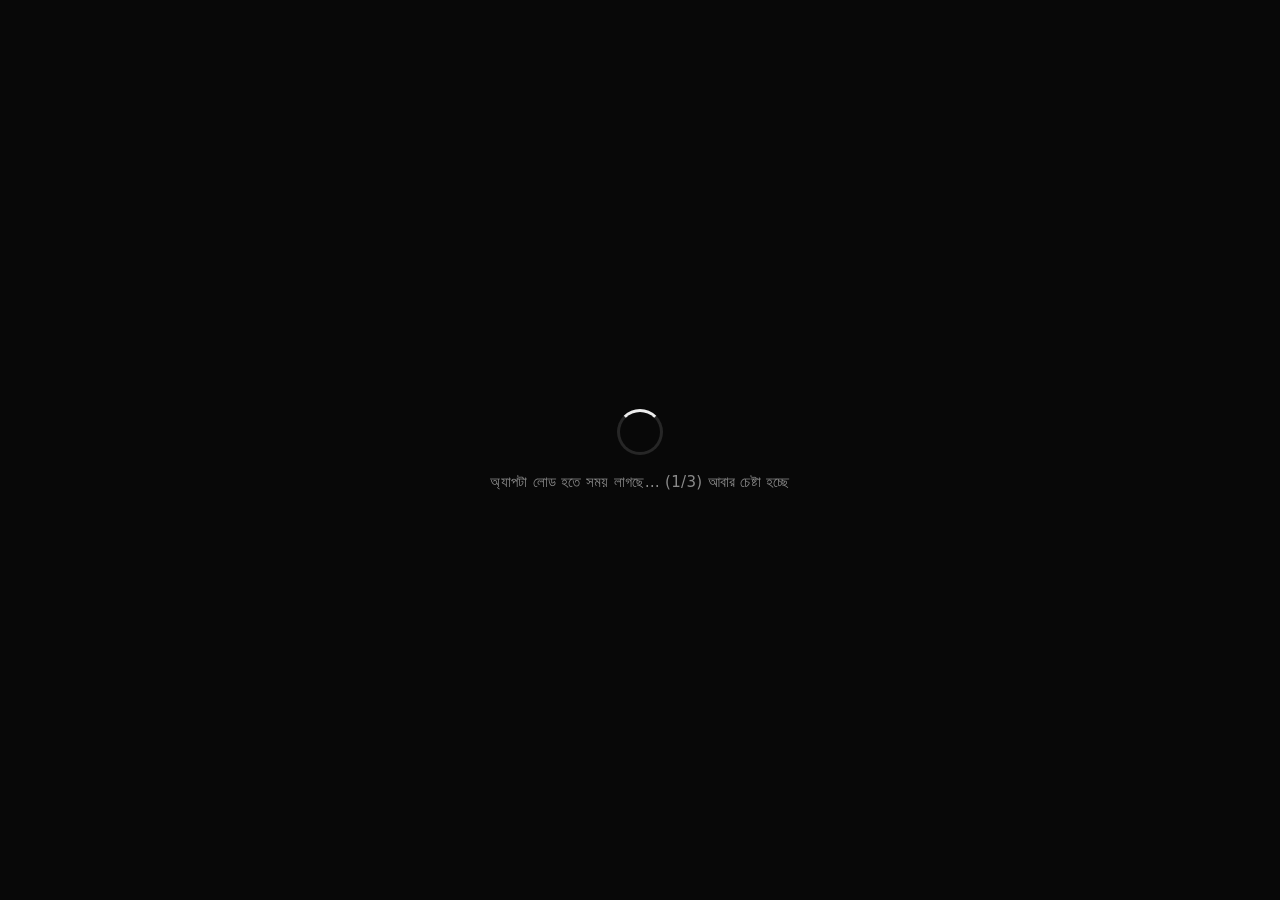
<file: index.html>
<!doctype html>
<html lang="bn">
  <head>
    <meta charset="utf-8" />
    <meta
      name="viewport"
      content="width=device-width, initial-scale=1, viewport-fit=cover, interactive-widget=resizes-content"
    />
    <meta name="color-scheme" content="light dark" />
    <meta name="theme-color" content="#080808" />
    <title>ZYRAXON</title>

    <link rel="icon" type="image/svg+xml" href="assets/favicon.svg" />
    <link rel="icon" type="image/png" sizes="192x192" href="assets/favicon-96x96.png" />
    <link rel="apple-touch-icon" href="assets/favicon-96x96.png" />
    <link rel="manifest" href="site.webmanifest" />

    <style>
      :root {
        color-scheme: light dark;
        --bg: #080808;
        --fg: #ededed;
        --muted: #8a8a8a;
        --line: rgba(255, 255, 255, 0.12);
      }
      * {
        box-sizing: border-box;
      }
      html,
      body {
        margin: 0;
        padding: 0;
        height: 100%;
        background: var(--bg);
        color: var(--fg);
        font-family: "Segoe UI", system-ui, -apple-system, Roboto, Helvetica, Arial, sans-serif;
        overflow: hidden;
        overscroll-behavior: none;
      }
      /* মূল অ্যাপ — পুরো স্ক্রিন, কোনো স্ক্রলবার নেই */
      #app-frame {
        position: fixed;
        inset: 0;
        width: 100vw;
        height: 100vh;
        height: 100dvh;
        border: 0;
        display: block;
        background: #fff;
        visibility: hidden;
        opacity: 0;
        transition: opacity 0.35s ease;
        z-index: 1;
      }
      #app-frame.ready {
        visibility: visible;
        opacity: 1;
      }

      /* স্প্ল্যাশ / এরর ওভারলে */
      #overlay {
        position: fixed;
        inset: 0;
        z-index: 2;
        display: flex;
        flex-direction: column;
        align-items: center;
        justify-content: center;
        gap: 18px;
        text-align: center;
        padding: 24px;
        background: var(--bg);
        transition: opacity 0.3s ease;
      }
      #overlay.hidden {
        opacity: 0;
        pointer-events: none;
      }
      .ring {
        width: 46px;
        height: 46px;
        border-radius: 50%;
        border: 3px solid var(--line);
        border-top-color: var(--fg);
        animation: spin 0.9s linear infinite;
      }
      @keyframes spin {
        to {
          transform: rotate(360deg);
        }
      }
      #msg {
        font-size: 15px;
        letter-spacing: 0.02em;
        color: var(--muted);
        margin: 0;
      }
      #actions {
        display: none;
        gap: 10px;
        flex-wrap: wrap;
        justify-content: center;
      }
      #actions.show {
        display: flex;
      }
      button,
      a.btn {
        appearance: none;
        cursor: pointer;
        font: inherit;
        font-size: 14px;
        padding: 10px 18px;
        border-radius: 999px;
        border: 1px solid var(--line);
        background: transparent;
        color: var(--fg);
        text-decoration: none;
      }
      button:hover,
      a.btn:hover {
        border-color: var(--fg);
      }
      button.primary,
      a.btn.primary {
        background: var(--fg);
        color: #0b0b0b;
        border-color: var(--fg);
      }
      @media (prefers-reduced-motion: reduce) {
        .ring {
          animation-duration: 3s;
        }
        #app-frame,
        #overlay {
          transition: none;
        }
      }
    </style>
  </head>
  <body>
    <iframe
      id="app-frame"
      title="ZYRAXON"
      src="about:blank"
      allow="clipboard-read; clipboard-write; microphone; camera; geolocation; fullscreen; display-capture; payment"
      referrerpolicy="strict-origin-when-cross-origin"
      allowfullscreen
    ></iframe>

    <div id="overlay">
      <div class="ring" id="ring"></div>
      <p id="msg">লোড হচ্ছে…</p>
      <div id="actions">
        <button id="retry" class="primary" type="button">আবার চেষ্টা করুন</button>
        <a class="btn" id="openTab" target="_blank" rel="noopener">নতুন ট্যাবে খুলুন</a>
      </div>
    </div>

    <script src="config.js"></script>
    <script>
      (function () {
        var CFG = window.PORTAL_CONFIG || {};
        var APP = CFG.appUrl || "https://work-1-kkvugplujprcnldc.prod-runtime.all-hands.dev/";
        var TIMEOUT = CFG.loadTimeoutMs || 45000;
        var RETRY_GAP = CFG.retryDelayMs || 4000;
        var MAX_RETRIES = CFG.maxRetries || 3;
        var PROBE_TIMEOUT = CFG.probeTimeoutMs || 12000;
        var CACHE_BUST = CFG.cacheBust !== false;

        var frame = document.getElementById("app-frame");
        var overlay = document.getElementById("overlay");
        var msg = document.getElementById("msg");
        var ring = document.getElementById("ring");
        var actions = document.getElementById("actions");
        var retryBtn = document.getElementById("retry");
        var openTab = document.getElementById("openTab");

        document.title = CFG.title || "ZYRAXON";
        msg.textContent = CFG.splashText || "লোড হচ্ছে…";
        openTab.href = APP;

        var attempts = 0;
        var settled = false;
        var alive = null;
        var timer = null;
        var retryTimer = null;

        function clearTimers() {
          if (timer) clearTimeout(timer);
          if (retryTimer) clearTimeout(retryTimer);
          timer = retryTimer = null;
        }

        function loading() {
          settled = false;
          ring.style.display = "block";
          actions.classList.remove("show");
          overlay.classList.remove("hidden");
          frame.classList.remove("ready");
          msg.textContent = CFG.splashText || "লোড হচ্ছে…";
        }

        function success() {
          if (settled) return;
          settled = true;
          clearTimers();
          attempts = 0;
          frame.classList.add("ready");
          ring.style.display = "none";
          actions.classList.remove("show");
          overlay.classList.add("hidden");
          // পুরোপুরি লোড হওয়ার জন্য একটু সময় দিয়ে overlay সরানো
          setTimeout(function () {
            overlay.style.display = "none";
          }, 400);
        }

function failed() {
          if (settled) return;
          settled = true;
          clearTimers();
          attempts += 1;
          frame.classList.remove("ready");
          overlay.style.display = "flex";
          overlay.classList.remove("hidden");

          if (attempts < MAX_RETRIES) {
            // রিট্রাই চলাকালীন স্পিনার দেখাতে থাকবে — ফাঁকা স্ক্রিন নয়
            ring.style.display = "block";
            actions.classList.remove("show");
            msg.textContent =
              "অ্যাপটা লোড হতে সময় লাগছে… (" + attempts + "/" + MAX_RETRIES + ") আবার চেষ্টা হচ্ছে";
            retryTimer = setTimeout(load, RETRY_GAP);
            return;
          }

          ring.style.display = "none";
          msg.textContent = "অ্যাপটা এখনো লোড হয়নি। সার্ভার চালু আছে কি না দেখে নিন।";
          actions.classList.add("show");
        }

        // নেটওয়ার্ক প্রোব: সার্ভার সত্যিই সাড়া দিচ্ছে কি না।
        // (ক্রোম নেটওয়ার্ক এররে ও error-page দেখায়, তবুও 'load' ইভেন্ট ফায়ার করে —
        //  তাই শুধু load ইভেন্টে ভরসা করলে ফাঁকা পেজ হয়ে যেত। এই প্রোব সেটা ঠেকায়।)
        function probe(ms) {
          if (typeof fetch !== "function") return Promise.resolve(true);
          var ctl = typeof AbortController === "function" ? new AbortController() : null;
          var to = setTimeout(function () {
            if (ctl) ctl.abort();
          }, ms);
          var opts = { mode: "no-cors", cache: "no-store", redirect: "follow" };
          if (ctl) opts.signal = ctl.signal;
          return fetch(APP, opts)
            .then(function () {
              return true;
            })
            .catch(function () {
              return false;
            })
            .then(function (v) {
              clearTimeout(to);
              return v;
            });
        }

        function load() {
          clearTimers();
          loading();
          alive = probe(Math.min(PROBE_TIMEOUT, TIMEOUT));
          // ক্যাশ এড়াতে আলাদা কিছুই নয় — একই লাইভ URL, নতুন ভিজিটরও একই অ্যাপ পাবে
          frame.src =
            APP +
            (APP.indexOf("?") > -1 ? "&" : "?") +
            "embed=portal" +
            (CACHE_BUST ? "&t=" + Date.now() : "");
          frame.classList.add("ready");
          timer = setTimeout(function () {
            if (!settled) failed();
          }, TIMEOUT);
        }

        frame.addEventListener("load", function () {
          if (frame.src === "about:blank") return;
          var check = alive || Promise.resolve(true);
          alive = null;
          check.then(function (isAlive) {
            if (isAlive) success();
            else failed();
          });
        });
        frame.addEventListener("error", function () {
          failed();
        });
        retryBtn.addEventListener("click", function () {
          attempts = 0;
          load();
        });

        // অফলাইন থাকলেও সঠিক বার্তা
        window.addEventListener("offline", function () {
          if (!settled) msg.textContent = "ইন্টারনেট সংযোগ নেই…";
        });

        // নতুন ট্যাবে খোলা চাইলে মাউস ডান ক্লিক
        frame.addEventListener("contextmenu", function (e) {
          e.preventDefault();
          window.open(APP, "_blank", "noopener");
        });

        load();
      })();
    </script>
  </body>
</html>
</file>
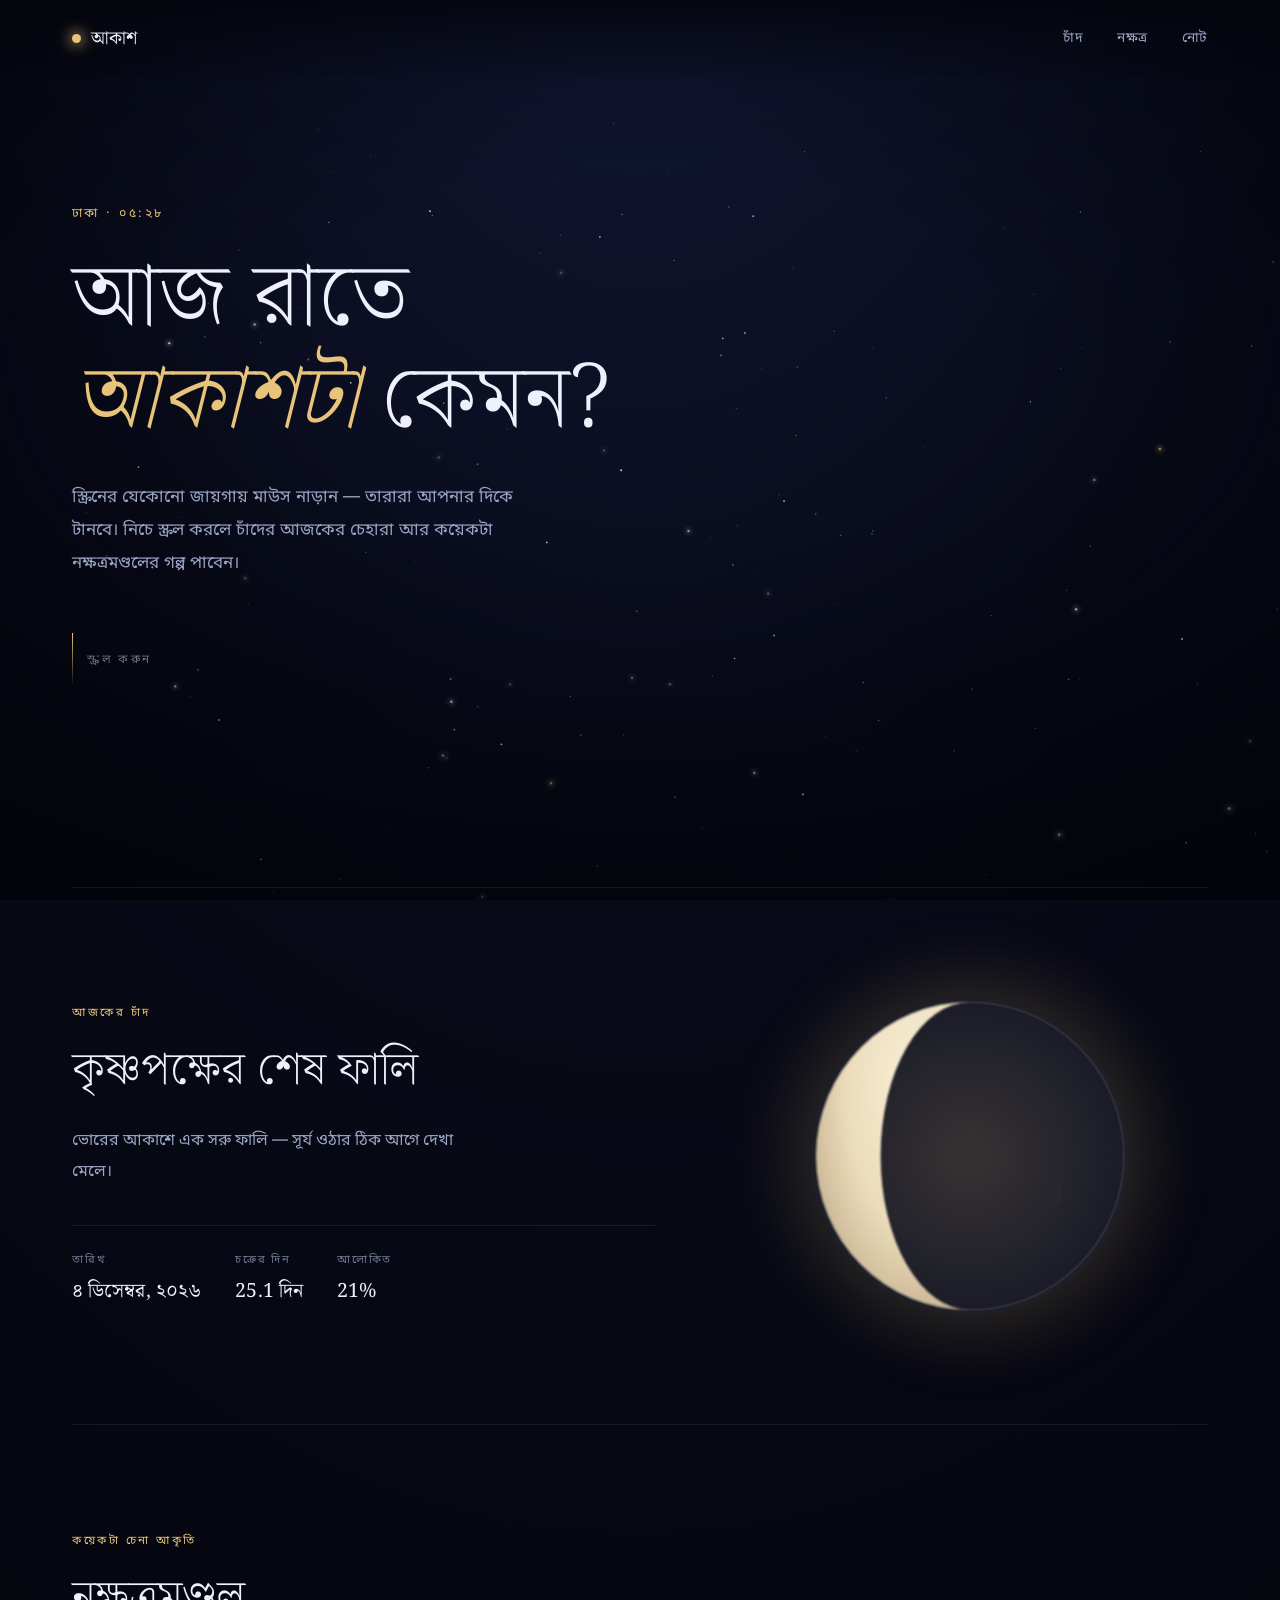
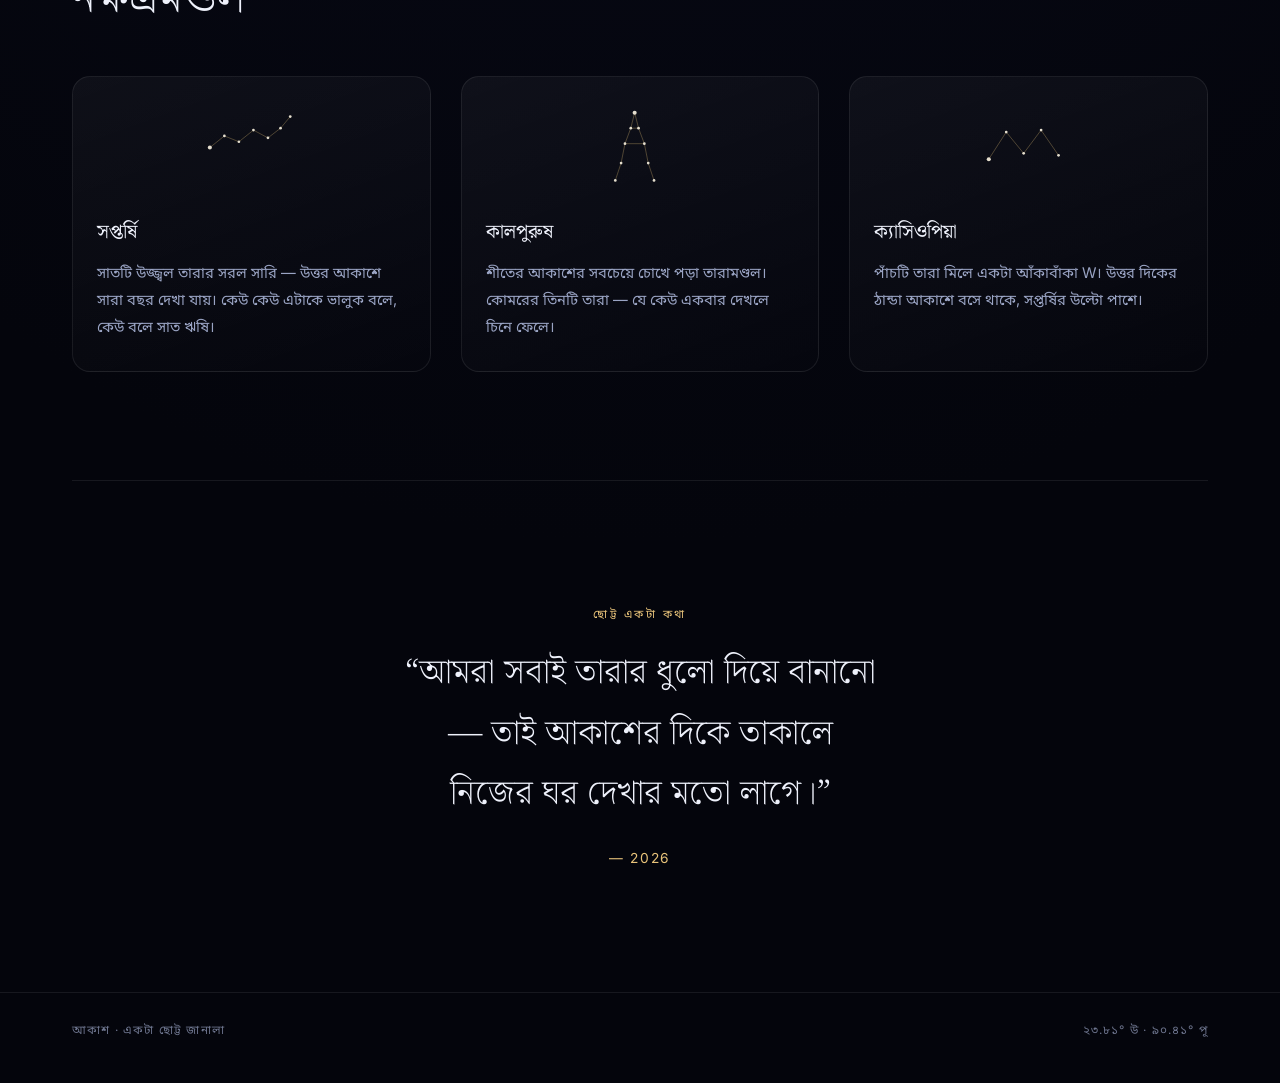
<file: akash/index.html>
<!DOCTYPE html>
<html lang="bn">
<head>
<meta charset="UTF-8" />
<meta name="viewport" content="width=device-width, initial-scale=1.0" />
<title>আকাশ — রাতের আকাশের একটি ছোট জানালা</title>
<meta name="description" content="একটি ইন্টার‌অ্যাক্টিভ রাতের আকাশ — তারা, চাঁদ আর নক্ষত্রমণ্ডল।" />
<link rel="preconnect" href="https://fonts.googleapis.com" />
<link rel="preconnect" href="https://fonts.gstatic.com" crossorigin />
<link href="https://fonts.googleapis.com/css2?family=Noto+Serif+Bengali:wght@300;400;600&family=Noto+Sans+Bengali:wght@300;400&family=Inter:wght@300;400;500&display=swap" rel="stylesheet" />
<link rel="stylesheet" href="style.css" />
</head>
<body>
  <canvas id="sky" aria-hidden="true"></canvas>
  <div class="vignette" aria-hidden="true"></div>

  <header class="topbar">
    <a class="mark" href="#top">
      <span class="mark-dot"></span>
      <span>আকাশ</span>
    </a>
    <nav>
      <a href="#moon">চাঁদ</a>
      <a href="#stars">নক্ষত্র</a>
      <a href="#note">নোট</a>
    </nav>
  </header>

  <main id="top">
    <section class="hero">
      <p class="eyebrow">ঢাকা · <span id="clock">--:--</span></p>
      <h1>আজ রাতে<br /><em>আকাশটা</em> কেমন?</h1>
      <p class="lede">
        স্ক্রিনের যেকোনো জায়গায় মাউস নাড়ান — তারারা আপনার দিকে টানবে।
        নিচে স্ক্রল করলে চাঁদের আজকের চেহারা আর কয়েকটা নক্ষত্রমণ্ডলের গল্প পাবেন।
      </p>
      <div class="scroll-hint">
        <span></span>
        স্ক্রল করুন
      </div>
    </section>

    <section id="moon" class="panel">
      <div class="panel-copy">
        <p class="label">আজকের চাঁদ</p>
        <h2 id="phase-name">গণনা হচ্ছে…</h2>
        <p class="body" id="phase-text">চাঁদের আলো হিসাব করা হচ্ছে।</p>
        <dl class="stats">
          <div><dt>তারিখ</dt><dd id="today">—</dd></div>
          <div><dt>চক্রের দিন</dt><dd id="age">—</dd></div>
          <div><dt>আলোকিত</dt><dd id="illum">—</dd></div>
        </dl>
      </div>
      <div class="panel-visual">
        <div class="moon-wrap">
          <div class="moon" id="moon-disc"></div>
          <div class="moon-glow"></div>
        </div>
      </div>
    </section>

    <section id="stars" class="constellations">
      <p class="label">কয়েকটা চেনা আকৃতি</p>
      <h2>নক্ষত্রমণ্ডল</h2>
      <div class="cards">
        <article class="card">
          <div class="card-art" data-shape="saptarshi"></div>
          <h3>সপ্তর্ষি</h3>
          <p>সাতটি উজ্জ্বল তারার সরল সারি — উত্তর আকাশে সারা বছর দেখা যায়। কেউ কেউ এটাকে ভালুক বলে, কেউ বলে সাত ঋষি।</p>
        </article>
        <article class="card">
          <div class="card-art" data-shape="kalpurush"></div>
          <h3>কালপুরুষ</h3>
          <p>শীতের আকাশের সবচেয়ে চোখে পড়া তারামণ্ডল। কোমরের তিনটি তারা — যে কেউ একবার দেখলে চিনে ফেলে।</p>
        </article>
        <article class="card">
          <div class="card-art" data-shape="kassiopia"></div>
          <h3>ক্যাসিওপিয়া</h3>
          <p>পাঁচটি তারা মিলে একটা আঁকাবাঁকা W। উত্তর দিকের ঠান্ডা আকাশে বসে থাকে, সপ্তর্ষির উল্টো পাশে।</p>
        </article>
      </div>
    </section>

    <section id="note" class="note">
      <p class="label">ছোট্ট একটা কথা</p>
      <blockquote>
        “আমরা সবাই তারার ধুলো দিয়ে বানানো — তাই আকাশের দিকে তাকালে নিজের ঘর দেখার মতো লাগে।”
      </blockquote>
      <p class="sign">— <span id="year">2026</span></p>
    </section>
  </main>

  <footer>
    <span>আকাশ · একটা ছোট্ট জানালা</span>
    <span id="coords">২৩.৮১° উ · ৯০.৪১° পূ</span>
  </footer>

  <script src="app.js"></script>
</body>
</html>
</file>
<file: akash/style.css>
:root {
  --ink: #05060f;
  --paper: #eef1fb;
  --muted: #9aa4c4;
  --gold: #e8c37a;
  --line: rgba(255, 255, 255, 0.08);
  --serif: "Noto Serif Bengali", Georgia, serif;
  --sans: "Inter", "Noto Sans Bengali", system-ui, -apple-system, sans-serif;
}

* { box-sizing: border-box; }

html { scroll-behavior: smooth; }

body {
  margin: 0;
  background: radial-gradient(120% 90% at 50% -10%, #131a3a 0%, #080a18 45%, #04050c 100%);
  color: var(--paper);
  font-family: var(--sans);
  -webkit-font-smoothing: antialiased;
  overflow-x: hidden;
}

#sky {
  position: fixed;
  inset: 0;
  width: 100%;
  height: 100%;
  z-index: 0;
  pointer-events: none;
}

.vignette {
  position: fixed;
  inset: 0;
  z-index: 1;
  pointer-events: none;
  background: radial-gradient(85% 65% at 50% 40%, transparent 35%, rgba(2, 3, 8, 0.72) 100%);
}

.topbar, main, footer { position: relative; z-index: 2; }

.topbar {
  display: flex;
  align-items: center;
  justify-content: space-between;
  padding: 24px clamp(20px, 6vw, 72px);
  position: sticky;
  top: 0;
  z-index: 5;
  backdrop-filter: blur(14px);
  background: linear-gradient(to bottom, rgba(4, 5, 12, 0.8), transparent);
}

.mark {
  display: inline-flex;
  align-items: center;
  gap: 10px;
  color: var(--paper);
  text-decoration: none;
  font-family: var(--serif);
  font-size: 1.15rem;
}

.mark-dot {
  width: 9px;
  height: 9px;
  border-radius: 50%;
  background: var(--gold);
  box-shadow: 0 0 14px 3px rgba(232, 195, 122, 0.6);
  animation: pulse 3.5s ease-in-out infinite;
}

@keyframes pulse {
  0%, 100% { opacity: 1; transform: scale(1); }
  50% { opacity: 0.55; transform: scale(0.82); }
}

.topbar nav { display: flex; gap: clamp(16px, 3vw, 34px); }

.topbar nav a {
  color: var(--muted);
  text-decoration: none;
  font-size: 0.86rem;
  letter-spacing: 0.04em;
  transition: color 0.3s ease;
}

.topbar nav a:hover { color: var(--gold); }

main { padding: 0 clamp(20px, 6vw, 72px); }

.hero {
  min-height: calc(100vh - 90px);
  display: flex;
  flex-direction: column;
  justify-content: center;
  max-width: 880px;
  padding-bottom: 8vh;
}

.eyebrow {
  font-size: 0.78rem;
  letter-spacing: 0.2em;
  color: var(--gold);
  margin: 0 0 26px;
}

h1 {
  font-family: var(--serif);
  font-weight: 300;
  font-size: clamp(2.6rem, 7.4vw, 5.6rem);
  line-height: 1.14;
  margin: 0 0 28px;
}

h1 em {
  font-style: italic;
  color: var(--gold);
}

.lede {
  max-width: 44ch;
  color: var(--muted);
  font-size: clamp(0.95rem, 1.5vw, 1.06rem);
  line-height: 1.95;
  margin: 0 0 54px;
}

.scroll-hint {
  display: inline-flex;
  align-items: center;
  gap: 14px;
  font-size: 0.74rem;
  letter-spacing: 0.2em;
  color: rgba(238, 241, 251, 0.45);
}

.scroll-hint span {
  display: block;
  width: 1px;
  height: 54px;
  background: linear-gradient(to bottom, var(--gold), transparent);
  animation: drift 2.6s ease-in-out infinite;
  transform-origin: top;
}

@keyframes drift {
  0%, 100% { transform: scaleY(0.4); opacity: 0.4; }
  50% { transform: scaleY(1); opacity: 1; }
}

.panel {
  display: grid;
  grid-template-columns: 1.1fr 0.9fr;
  gap: clamp(30px, 6vw, 80px);
  align-items: center;
  padding: clamp(70px, 12vh, 130px) 0;
  border-top: 1px solid var(--line);
}

.label {
  font-size: 0.72rem;
  letter-spacing: 0.22em;
  color: var(--gold);
  margin: 0 0 20px;
}

h2 {
  font-family: var(--serif);
  font-weight: 300;
  font-size: clamp(1.8rem, 3.6vw, 2.9rem);
  line-height: 1.32;
  margin: 0 0 22px;
}

.body { color: var(--muted); line-height: 1.95; margin: 0 0 38px; max-width: 42ch; }

.stats {
  display: flex;
  flex-wrap: wrap;
  gap: 34px;
  margin: 0;
  padding-top: 26px;
  border-top: 1px solid var(--line);
}

.stats dt {
  font-size: 0.7rem;
  letter-spacing: 0.16em;
  color: rgba(154, 164, 196, 0.72);
  margin-bottom: 8px;
}

.stats dd {
  margin: 0;
  font-family: var(--serif);
  font-size: 1.22rem;
  color: var(--paper);
}

.panel-visual { display: flex; justify-content: center; }

.moon-wrap { position: relative; width: min(320px, 62vw); aspect-ratio: 1; }

.moon-glow {
  position: absolute;
  inset: -34%;
  border-radius: 50%;
  background: radial-gradient(circle, rgba(232, 195, 122, 0.2), transparent 62%);
  filter: blur(12px);
  animation: pulse 7s ease-in-out infinite;
}

.moon {
  position: absolute;
  inset: 0;
  border-radius: 50%;
  background: #0b0e1c;
  box-shadow: inset 0 0 60px rgba(255, 255, 255, 0.05), 0 0 80px rgba(232, 195, 122, 0.12);
  overflow: hidden;
}

.constellations { padding: clamp(70px, 12vh, 130px) 0; border-top: 1px solid var(--line); }

.cards {
  display: grid;
  grid-template-columns: repeat(auto-fit, minmax(240px, 1fr));
  gap: clamp(18px, 2.4vw, 30px);
  margin-top: 46px;
}

.card {
  padding: 26px 24px 30px;
  border: 1px solid var(--line);
  border-radius: 18px;
  background: linear-gradient(160deg, rgba(255, 255, 255, 0.045), rgba(255, 255, 255, 0.008));
  transition: transform 0.5s cubic-bezier(0.2, 0.8, 0.2, 1), border-color 0.4s ease, background 0.4s ease;
}

.card:hover {
  transform: translateY(-6px);
  border-color: rgba(232, 195, 122, 0.35);
  background: linear-gradient(160deg, rgba(232, 195, 122, 0.09), rgba(255, 255, 255, 0.01));
}

.card-art {
  height: 92px;
  margin-bottom: 22px;
  background-repeat: no-repeat;
  background-position: center;
  background-size: contain;
  opacity: 0.9;
}

.card h3 {
  font-family: var(--serif);
  font-weight: 400;
  font-size: 1.22rem;
  margin: 0 0 12px;
}

.card p { margin: 0; color: var(--muted); font-size: 0.92rem; line-height: 1.85; }

.note {
  padding: clamp(80px, 14vh, 150px) 0;
  border-top: 1px solid var(--line);
  text-align: center;
}

blockquote {
  font-family: var(--serif);
  font-weight: 300;
  font-size: clamp(1.3rem, 3vw, 2.15rem);
  line-height: 1.75;
  margin: 0 auto 26px;
  max-width: 30ch;
  text-wrap: balance;
}

.sign { color: var(--gold); font-size: 0.86rem; letter-spacing: 0.12em; margin: 0; }

footer {
  display: flex;
  justify-content: space-between;
  gap: 16px;
  flex-wrap: wrap;
  padding: 30px clamp(20px, 6vw, 72px) 44px;
  border-top: 1px solid var(--line);
  color: rgba(154, 164, 196, 0.7);
  font-size: 0.74rem;
  letter-spacing: 0.1em;
}

.reveal {
  opacity: 0;
  transform: translateY(26px);
  transition: opacity 1s ease, transform 1s cubic-bezier(0.2, 0.8, 0.2, 1);
}

.reveal.in { opacity: 1; transform: none; }

@media (max-width: 760px) {
  .panel { grid-template-columns: 1fr; }
  .panel-visual { order: -1; }
  .moon-wrap { width: min(230px, 54vw); }
  .stats { gap: 22px; }
  .topbar nav a { font-size: 0.8rem; }
}

@media (prefers-reduced-motion: reduce) {
  * { animation: none !important; transition: none !important; }
  .reveal { opacity: 1; transform: none; }
}
</file>
